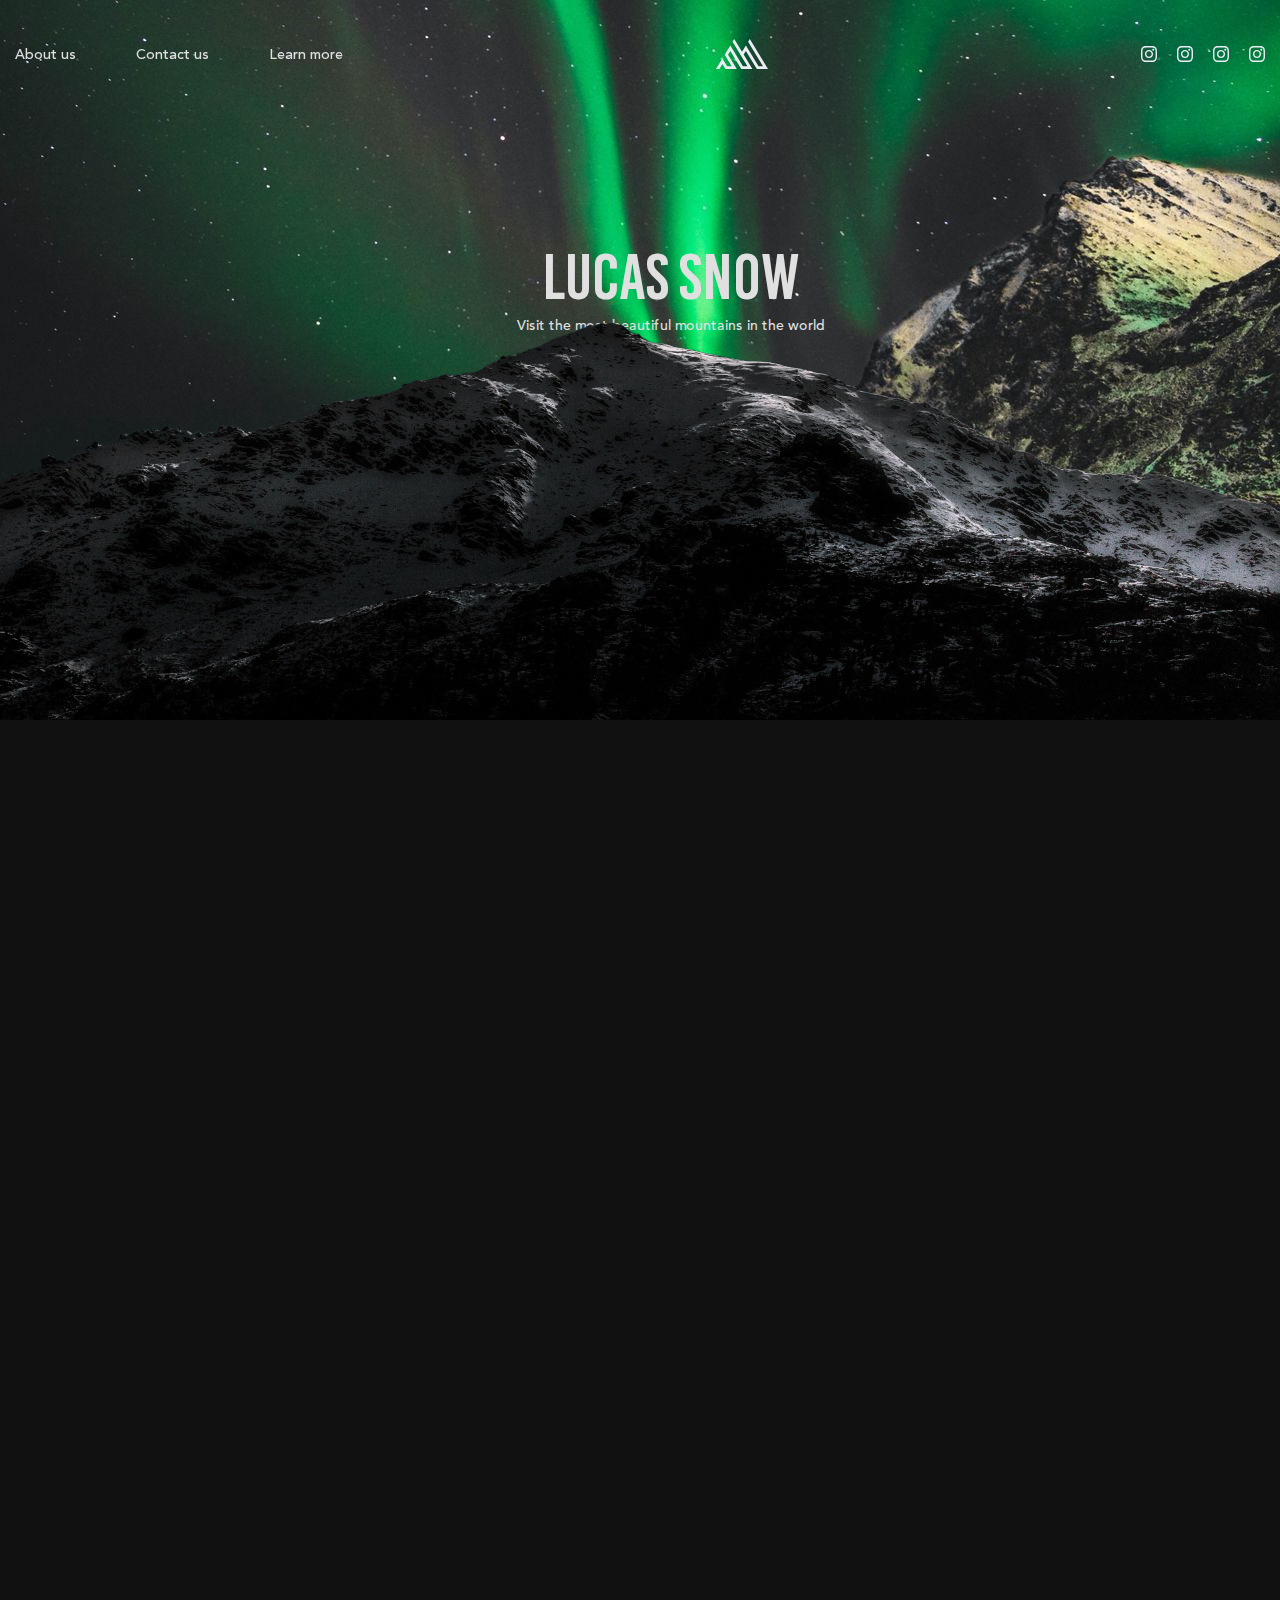
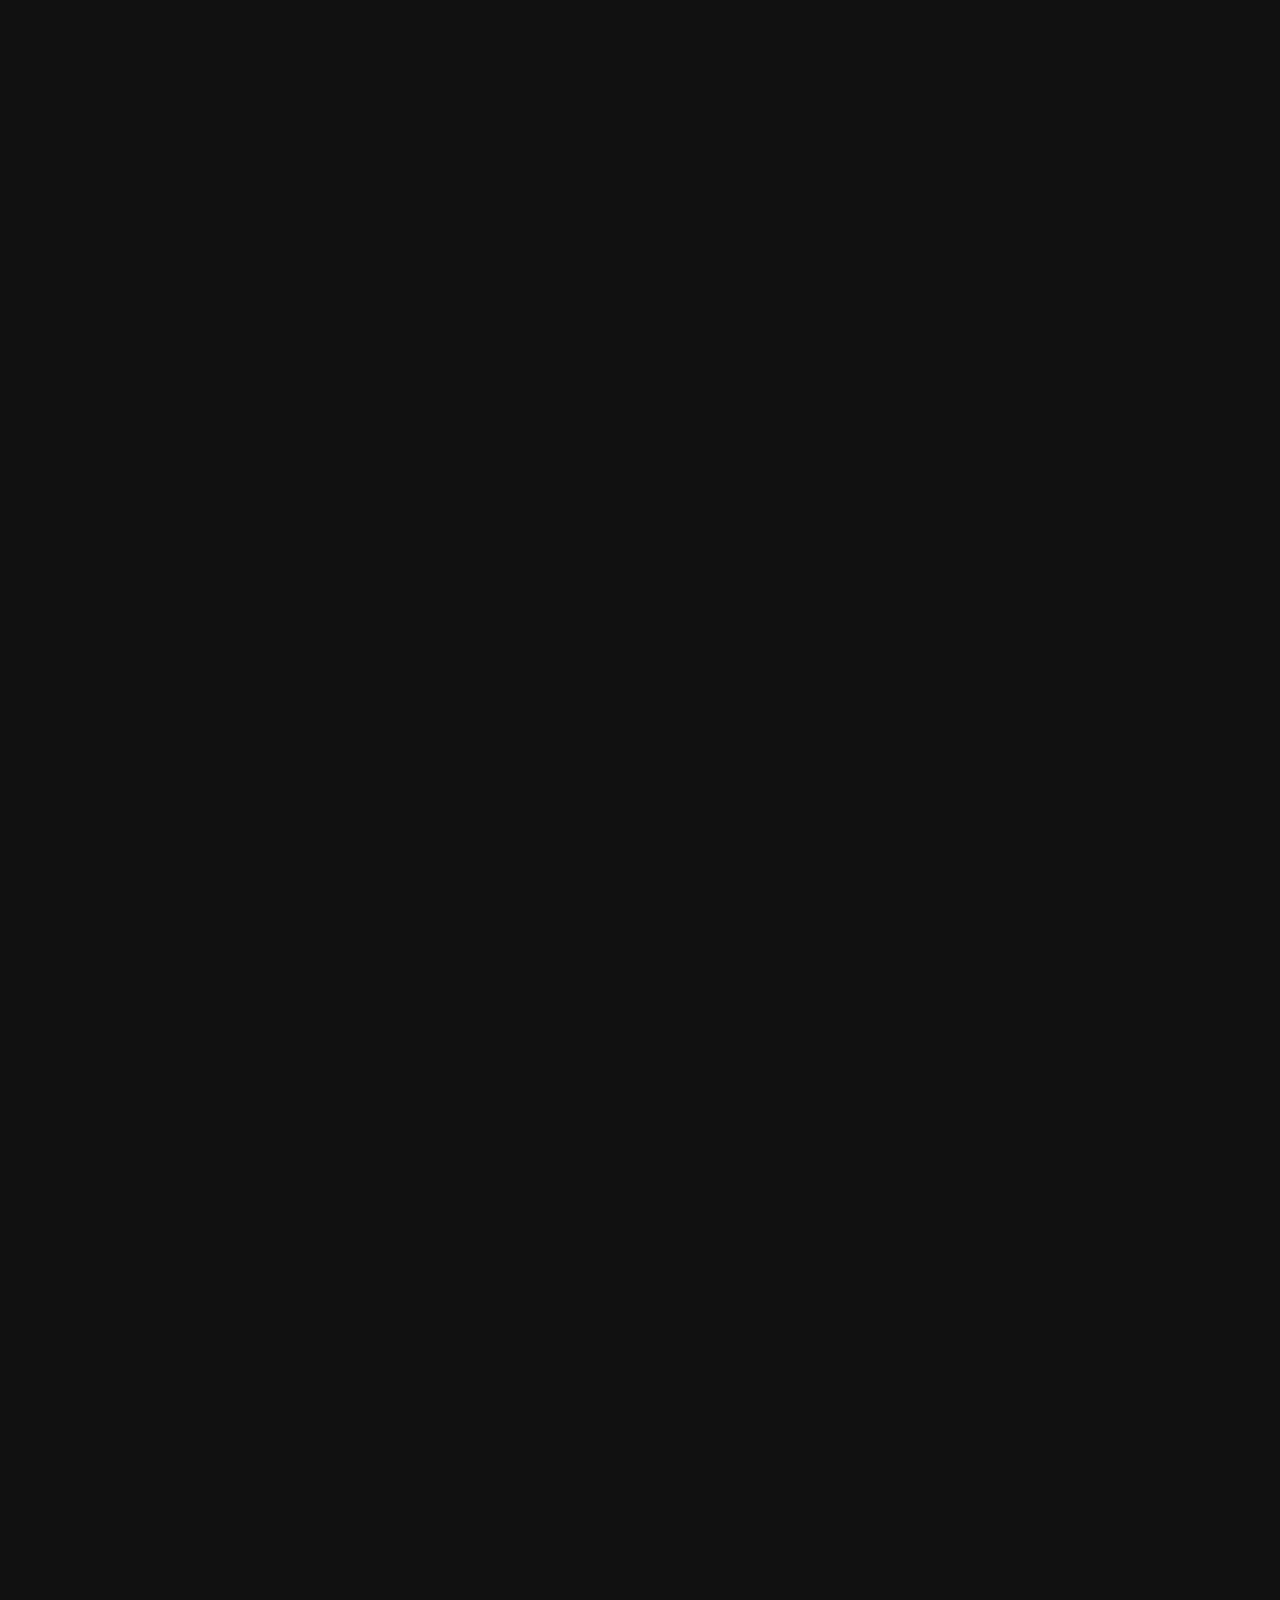
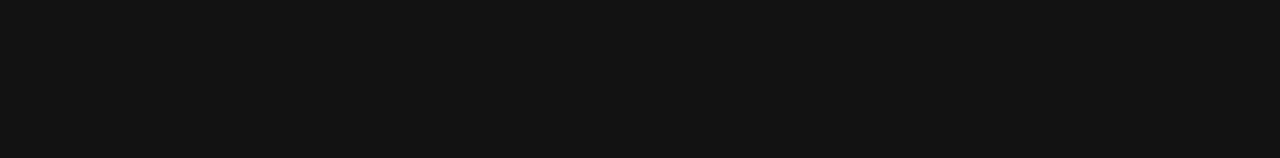
<file: index.html>
<!DOCTYPE html>
<html lang="en">
<head> 

  <meta charset="UTF-8">
  <meta name="viewport" content="width=device-width, initial-scale=1.0">
  
  <title>Lucas Snow</title>

  <link rel="stylesheet" href="Css/reset.css">
  <link rel="stylesheet" href="Css/index.css">
  <link rel="stylesheet" href="Fonts/fonts.css">
  <link rel="stylesheet" href="Css/home.css">

</head>
<body>
  <header class="header">
    <nav class="navigation">
      <button class="navigation__burger-menu none">
        <svg xmlns="http://www.w3.org/2000/svg" height="24px" viewBox="0 -960 960 960" width="24px" fill="#FFFFFF"><path d="M120-240v-80h720v80H120Zm0-200v-80h720v80H120Zm0-200v-80h720v80H120Z"/></svg>
      </button>
      <ul class="navigation__list">
        <div class="navigation__close none">
          <a href="/">
            <svg width="52" height="30" viewBox="0 0 52 30" fill="none" xmlns="http://www.w3.org/2000/svg">
                <g clip-path="url(#clip0_3_50)">
                <path d="M40.87 30H52L33.7957 0.00018678L32.1284 2.74753L46.9984 27.2525H42.5371L29.898 6.42353L26.0001 12.847L18.2044 0L16.5372 2.74743L31.4073 27.2525H26.9459L14.3066 6.42344L8.68143 15.6936L15.7024 27.2525H11.1301L6.39854 19.4554L0 30H3.33443L6.39854 24.9502L9.46294 30H20.7063L12.0162 15.6929L14.3066 11.9182L25.2787 30H36.4087L27.6672 15.5943L29.898 11.9183L40.87 30Z" fill="#EDEDF5"/>
                </g>
                <defs>
                <clipPath id="clip0_3_50">
                <rect width="52" height="30" fill="white"/>
                </clipPath>
                </defs>
              </svg>              
          </a>
          <button>
            <svg xmlns="http://www.w3.org/2000/svg" height="20px" viewBox="0 -960 960 960" width="20px" fill="#FFFFFF"><path d="m291-240-51-51 189-189-189-189 51-51 189 189 189-189 51 51-189 189 189 189-51 51-189-189-189 189Z"/>
            </svg>
          </button>
        </div>
        <li class="navigation__item">
          <a href="./Pages/about/about.html" class="navigation__link">About us</a>
        </li>
        <li class="navigation__item">
          <a href="./Pages/contact/contact.html" class="navigation__link">Contact us</a>
        </li>
        <li class="navigation__item">
          <a href="./Pages/trips/trips.html" class="navigation__link">Learn more</a>
        </li>
      </ul>
    </nav>
    <a href="/" class="header__logo">
      <svg width="52" height="30" viewBox="0 0 52 30" fill="none" xmlns="http://www.w3.org/2000/svg">
        <g clip-path="url(#clip0_3_50)">
        <path d="M40.87 30H52L33.7957 0.00018678L32.1284 2.74753L46.9984 27.2525H42.5371L29.898 6.42353L26.0001 12.847L18.2044 0L16.5372 2.74743L31.4073 27.2525H26.9459L14.3066 6.42344L8.68143 15.6936L15.7024 27.2525H11.1301L6.39854 19.4554L0 30H3.33443L6.39854 24.9502L9.46294 30H20.7063L12.0162 15.6929L14.3066 11.9182L25.2787 30H36.4087L27.6672 15.5943L29.898 11.9183L40.87 30Z" fill="#EDEDF5"/>
        </g>
        <defs>
        <clipPath id="clip0_3_50">
        <rect width="52" height="30" fill="white"/>
        </clipPath>
        </defs>
        </svg>
    </a>
    <ul class="social__list">
      <li class="social__item">
        <a href="/" class="social__link">
          <svg width="16" height="16" viewBox="0 0 16 16" fill="none" xmlns="http://www.w3.org/2000/svg">
            <path d="M8.00179 3.8987C5.73162 3.8987 3.9005 5.72982 3.9005 7.99999C3.9005 10.2701 5.73162 12.1013 8.00179 12.1013C10.2719 12.1013 12.1031 10.2701 12.1031 7.99999C12.1031 5.72982 10.2719 3.8987 8.00179 3.8987ZM8.00179 10.6664C6.53475 10.6664 5.33542 9.47059 5.33542 7.99999C5.33542 6.52938 6.53118 5.33362 8.00179 5.33362C9.47239 5.33362 10.6682 6.52938 10.6682 7.99999C10.6682 9.47059 9.46882 10.6664 8.00179 10.6664ZM13.2274 3.73094C13.2274 4.26278 12.7991 4.68755 12.2708 4.68755C11.739 4.68755 11.3142 4.25922 11.3142 3.73094C11.3142 3.20266 11.7426 2.77433 12.2708 2.77433C12.7991 2.77433 13.2274 3.20266 13.2274 3.73094ZM15.9438 4.70183C15.8831 3.4204 15.5904 2.28532 14.6516 1.35012C13.7165 0.414932 12.5814 0.122239 11.2999 0.0579886C9.97925 -0.0169695 6.02075 -0.0169695 4.70006 0.0579886C3.4222 0.118669 2.28712 0.411363 1.34835 1.34656C0.409593 2.28175 0.120468 3.41683 0.0562186 4.69826C-0.0187395 6.01895 -0.0187395 9.97745 0.0562186 11.2981C0.116899 12.5796 0.409593 13.7147 1.34835 14.6498C2.28712 15.585 3.41863 15.8777 4.70006 15.942C6.02075 16.0169 9.97925 16.0169 11.2999 15.942C12.5814 15.8813 13.7165 15.5886 14.6516 14.6498C15.5868 13.7147 15.8795 12.5796 15.9438 11.2981C16.0187 9.97745 16.0187 6.02252 15.9438 4.70183ZM14.2376 12.7152C13.9592 13.4148 13.4202 13.9538 12.717 14.2358C11.664 14.6534 9.16542 14.557 8.00179 14.557C6.83815 14.557 4.33597 14.6498 3.28656 14.2358C2.58695 13.9574 2.04796 13.4184 1.76598 12.7152C1.34835 11.6622 1.44473 9.16362 1.44473 7.99999C1.44473 6.83635 1.35192 4.33417 1.76598 3.28476C2.04439 2.58515 2.58338 2.04616 3.28656 1.76418C4.33954 1.34656 6.83815 1.44293 8.00179 1.44293C9.16542 1.44293 11.6676 1.35012 12.717 1.76418C13.4166 2.0426 13.9556 2.58158 14.2376 3.28476C14.6552 4.33774 14.5588 6.83635 14.5588 7.99999C14.5588 9.16362 14.6552 11.6658 14.2376 12.7152Z" fill="#EDEDF5"/>
            </svg>
        </a>
      </li>
      <li class="social__item">
        <a href="/" class="social__link">
          <svg width="16" height="16" viewBox="0 0 16 16" fill="none" xmlns="http://www.w3.org/2000/svg">
            <path d="M8.00179 3.8987C5.73162 3.8987 3.9005 5.72982 3.9005 7.99999C3.9005 10.2701 5.73162 12.1013 8.00179 12.1013C10.2719 12.1013 12.1031 10.2701 12.1031 7.99999C12.1031 5.72982 10.2719 3.8987 8.00179 3.8987ZM8.00179 10.6664C6.53475 10.6664 5.33542 9.47059 5.33542 7.99999C5.33542 6.52938 6.53118 5.33362 8.00179 5.33362C9.47239 5.33362 10.6682 6.52938 10.6682 7.99999C10.6682 9.47059 9.46882 10.6664 8.00179 10.6664ZM13.2274 3.73094C13.2274 4.26278 12.7991 4.68755 12.2708 4.68755C11.739 4.68755 11.3142 4.25922 11.3142 3.73094C11.3142 3.20266 11.7426 2.77433 12.2708 2.77433C12.7991 2.77433 13.2274 3.20266 13.2274 3.73094ZM15.9438 4.70183C15.8831 3.4204 15.5904 2.28532 14.6516 1.35012C13.7165 0.414932 12.5814 0.122239 11.2999 0.0579886C9.97925 -0.0169695 6.02075 -0.0169695 4.70006 0.0579886C3.4222 0.118669 2.28712 0.411363 1.34835 1.34656C0.409593 2.28175 0.120468 3.41683 0.0562186 4.69826C-0.0187395 6.01895 -0.0187395 9.97745 0.0562186 11.2981C0.116899 12.5796 0.409593 13.7147 1.34835 14.6498C2.28712 15.585 3.41863 15.8777 4.70006 15.942C6.02075 16.0169 9.97925 16.0169 11.2999 15.942C12.5814 15.8813 13.7165 15.5886 14.6516 14.6498C15.5868 13.7147 15.8795 12.5796 15.9438 11.2981C16.0187 9.97745 16.0187 6.02252 15.9438 4.70183ZM14.2376 12.7152C13.9592 13.4148 13.4202 13.9538 12.717 14.2358C11.664 14.6534 9.16542 14.557 8.00179 14.557C6.83815 14.557 4.33597 14.6498 3.28656 14.2358C2.58695 13.9574 2.04796 13.4184 1.76598 12.7152C1.34835 11.6622 1.44473 9.16362 1.44473 7.99999C1.44473 6.83635 1.35192 4.33417 1.76598 3.28476C2.04439 2.58515 2.58338 2.04616 3.28656 1.76418C4.33954 1.34656 6.83815 1.44293 8.00179 1.44293C9.16542 1.44293 11.6676 1.35012 12.717 1.76418C13.4166 2.0426 13.9556 2.58158 14.2376 3.28476C14.6552 4.33774 14.5588 6.83635 14.5588 7.99999C14.5588 9.16362 14.6552 11.6658 14.2376 12.7152Z" fill="#EDEDF5"/>
            </svg>
        </a>
      </li>
      <li class="social__item">
        <a href="/" class="social__link">
          <svg width="16" height="16" viewBox="0 0 16 16" fill="none" xmlns="http://www.w3.org/2000/svg">
            <path d="M8.00179 3.8987C5.73162 3.8987 3.9005 5.72982 3.9005 7.99999C3.9005 10.2701 5.73162 12.1013 8.00179 12.1013C10.2719 12.1013 12.1031 10.2701 12.1031 7.99999C12.1031 5.72982 10.2719 3.8987 8.00179 3.8987ZM8.00179 10.6664C6.53475 10.6664 5.33542 9.47059 5.33542 7.99999C5.33542 6.52938 6.53118 5.33362 8.00179 5.33362C9.47239 5.33362 10.6682 6.52938 10.6682 7.99999C10.6682 9.47059 9.46882 10.6664 8.00179 10.6664ZM13.2274 3.73094C13.2274 4.26278 12.7991 4.68755 12.2708 4.68755C11.739 4.68755 11.3142 4.25922 11.3142 3.73094C11.3142 3.20266 11.7426 2.77433 12.2708 2.77433C12.7991 2.77433 13.2274 3.20266 13.2274 3.73094ZM15.9438 4.70183C15.8831 3.4204 15.5904 2.28532 14.6516 1.35012C13.7165 0.414932 12.5814 0.122239 11.2999 0.0579886C9.97925 -0.0169695 6.02075 -0.0169695 4.70006 0.0579886C3.4222 0.118669 2.28712 0.411363 1.34835 1.34656C0.409593 2.28175 0.120468 3.41683 0.0562186 4.69826C-0.0187395 6.01895 -0.0187395 9.97745 0.0562186 11.2981C0.116899 12.5796 0.409593 13.7147 1.34835 14.6498C2.28712 15.585 3.41863 15.8777 4.70006 15.942C6.02075 16.0169 9.97925 16.0169 11.2999 15.942C12.5814 15.8813 13.7165 15.5886 14.6516 14.6498C15.5868 13.7147 15.8795 12.5796 15.9438 11.2981C16.0187 9.97745 16.0187 6.02252 15.9438 4.70183ZM14.2376 12.7152C13.9592 13.4148 13.4202 13.9538 12.717 14.2358C11.664 14.6534 9.16542 14.557 8.00179 14.557C6.83815 14.557 4.33597 14.6498 3.28656 14.2358C2.58695 13.9574 2.04796 13.4184 1.76598 12.7152C1.34835 11.6622 1.44473 9.16362 1.44473 7.99999C1.44473 6.83635 1.35192 4.33417 1.76598 3.28476C2.04439 2.58515 2.58338 2.04616 3.28656 1.76418C4.33954 1.34656 6.83815 1.44293 8.00179 1.44293C9.16542 1.44293 11.6676 1.35012 12.717 1.76418C13.4166 2.0426 13.9556 2.58158 14.2376 3.28476C14.6552 4.33774 14.5588 6.83635 14.5588 7.99999C14.5588 9.16362 14.6552 11.6658 14.2376 12.7152Z" fill="#EDEDF5"/>
            </svg>
        </a>
      </li>
      <li class="social__item">
        <a href="/" class="social__link">
          <svg width="16" height="16" viewBox="0 0 16 16" fill="none" xmlns="http://www.w3.org/2000/svg">
            <path d="M8.00179 3.8987C5.73162 3.8987 3.9005 5.72982 3.9005 7.99999C3.9005 10.2701 5.73162 12.1013 8.00179 12.1013C10.2719 12.1013 12.1031 10.2701 12.1031 7.99999C12.1031 5.72982 10.2719 3.8987 8.00179 3.8987ZM8.00179 10.6664C6.53475 10.6664 5.33542 9.47059 5.33542 7.99999C5.33542 6.52938 6.53118 5.33362 8.00179 5.33362C9.47239 5.33362 10.6682 6.52938 10.6682 7.99999C10.6682 9.47059 9.46882 10.6664 8.00179 10.6664ZM13.2274 3.73094C13.2274 4.26278 12.7991 4.68755 12.2708 4.68755C11.739 4.68755 11.3142 4.25922 11.3142 3.73094C11.3142 3.20266 11.7426 2.77433 12.2708 2.77433C12.7991 2.77433 13.2274 3.20266 13.2274 3.73094ZM15.9438 4.70183C15.8831 3.4204 15.5904 2.28532 14.6516 1.35012C13.7165 0.414932 12.5814 0.122239 11.2999 0.0579886C9.97925 -0.0169695 6.02075 -0.0169695 4.70006 0.0579886C3.4222 0.118669 2.28712 0.411363 1.34835 1.34656C0.409593 2.28175 0.120468 3.41683 0.0562186 4.69826C-0.0187395 6.01895 -0.0187395 9.97745 0.0562186 11.2981C0.116899 12.5796 0.409593 13.7147 1.34835 14.6498C2.28712 15.585 3.41863 15.8777 4.70006 15.942C6.02075 16.0169 9.97925 16.0169 11.2999 15.942C12.5814 15.8813 13.7165 15.5886 14.6516 14.6498C15.5868 13.7147 15.8795 12.5796 15.9438 11.2981C16.0187 9.97745 16.0187 6.02252 15.9438 4.70183ZM14.2376 12.7152C13.9592 13.4148 13.4202 13.9538 12.717 14.2358C11.664 14.6534 9.16542 14.557 8.00179 14.557C6.83815 14.557 4.33597 14.6498 3.28656 14.2358C2.58695 13.9574 2.04796 13.4184 1.76598 12.7152C1.34835 11.6622 1.44473 9.16362 1.44473 7.99999C1.44473 6.83635 1.35192 4.33417 1.76598 3.28476C2.04439 2.58515 2.58338 2.04616 3.28656 1.76418C4.33954 1.34656 6.83815 1.44293 8.00179 1.44293C9.16542 1.44293 11.6676 1.35012 12.717 1.76418C13.4166 2.0426 13.9556 2.58158 14.2376 3.28476C14.6552 4.33774 14.5588 6.83635 14.5588 7.99999C14.5588 9.16362 14.6552 11.6658 14.2376 12.7152Z" fill="#EDEDF5"/>
            </svg>
        </a>
      </li>
    </ul>
  </header>
  <section class="parallax">
    <div class="parallax__container">
      <div class="parallax__text">
        <h1>Lucas Snow</h1>
        <p>Visit the most beautiful mountains in the world</p>
      </div>
      <div class="parallax__effect">
        <div class="parallax__front">
          <img src="images/Mountain.png" alt="">
        </div>
        <div class="parallax__back">
          <img src="images/home-bg.jpg" alt="">
        </div>
      </div>
    </div>
  </section>
  <section class="content ">
    <div class="content__main">
      <h2 class="content__title anim">What we provide</h2>
      <p class="content__description anim">
        Lorem ipsum, dolor sit amet consectetur adipisicing elit. Sunt consequuntur aliquam quibusdam nemo dignissimos a corrupti, esse impedit iusto cumque dolorum fuga voluptas laborum similique voluptatum laudantium veritatis aspernatur velit!
      </p>
    </div>
    <ul class="cards__list">
      <li class="card anim">
        <img src="images/home-scroll/1.jpg" alt="" width="540" height="360" loading="lazy">
        <div class="card__info">
          <h3 class="card__title">Lorem ipsum dolor sit amet.</h3>
          <p class="card__description">Lorem ipsum dolor sit amet consectetur, adipisicing elit. Nemo eum nihil blanditiis, aspernatur laborum aliquid magni animi eos pariatur dicta deserunt quam alias, quas aperiam suscipit tenetur, quisquam omnis nesciunt.</p>
        </div>
      </li>
      <li class="card anim">
        <img src="images/home-scroll/2.jpg" alt="" width="540" height="360" loading="lazy">
        <div class="card__info">
          <h3 class="card__title">Lorem ipsum dolor sit amet.</h3>
          <p class="card__description">Lorem ipsum dolor sit amet consectetur, adipisicing elit. Nemo eum nihil blanditiis, aspernatur laborum aliquid magni animi eos pariatur dicta deserunt quam alias, quas aperiam suscipit tenetur, quisquam omnis nesciunt.</p>
        </div>
      </li>
      <li class="card anim">
        <img src="images/home-scroll/3.jpg" alt="" width="540" height="360" loading="lazy">
        <div class="card__info">
          <h3 class="card__title">Lorem ipsum dolor sit amet.</h3>
          <p class="card__description">Lorem ipsum dolor sit amet consectetur, adipisicing elit. Nemo eum nihil blanditiis, aspernatur laborum aliquid magni animi eos pariatur dicta deserunt quam alias, quas aperiam suscipit tenetur, quisquam omnis nesciunt.</p>
        </div>
      </li>
      <li class="card anim">
        <img src="images/home-scroll/4.jpg" alt="" width="540" height="360" loading="lazy">
        <div class="card__info">
          <h3 class="card__title">Lorem ipsum dolor sit amet.</h3>
          <p class="card__description">Lorem ipsum dolor sit amet consectetur, adipisicing elit. Nemo eum nihil blanditiis, aspernatur laborum aliquid magni animi eos pariatur dicta deserunt quam alias, quas aperiam suscipit tenetur, quisquam omnis nesciunt.</p>
        </div>
      </li>
    </ul>
  </section>

  <script src="Js/index.js"></script>
  <script src="Js/burgerMenu.js"></script>

</body>
</html>
</file>
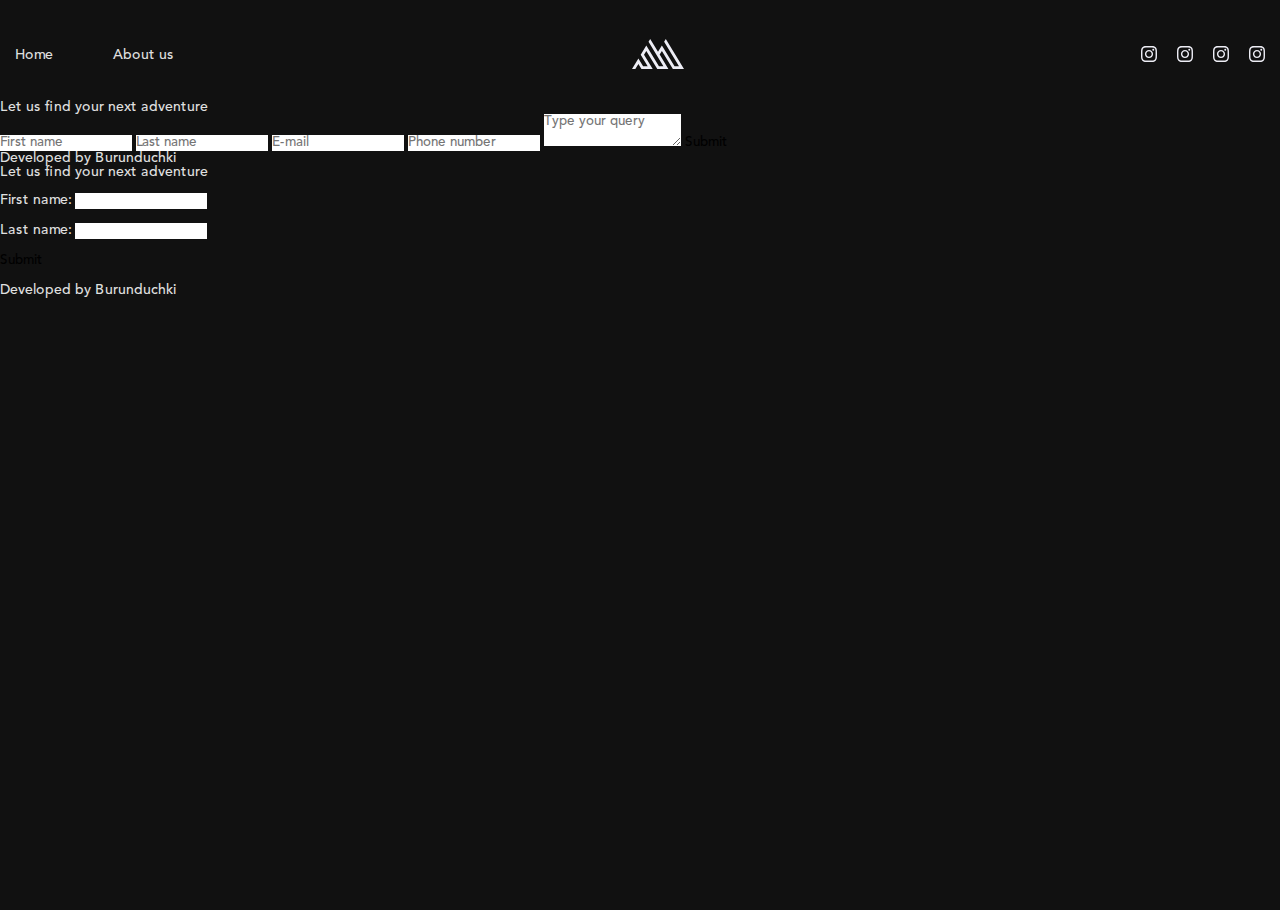
<file: Pages/contact.html>
<!DOCTYPE html>
<html lang="en">
<head>

  <meta charset="UTF-8">
  <meta name="viewport" content="width=device-width, initial-scale=1.0">

  <title>Contact</title>

  <link rel="stylesheet" href="../Css/reset.css">
  <link rel="stylesheet" href="../Css/index.css">
  <link rel="stylesheet" href="../Fonts/fonts.css">


</head>
<body>

  <div class="container">
    <header class="header">
      <nav class="navigation">
        <ul class="navigation__list">
          <li class="navigation__item">
            <a href="/index.html" class="navigation__link">Home</a>
          </li>
          <li class="navigation__item">
            <a href="/Pages/about.html" class="navigation__link">About us</a>
          </li>
        </ul>
      </nav>
      <a href="/index.html" class="header__logo">
        <svg width="52" height="30" viewBox="0 0 52 30" fill="none" xmlns="http://www.w3.org/2000/svg">
          <g clip-path="url(#clip0_3_50)">
          <path d="M40.87 30H52L33.7957 0.00018678L32.1284 2.74753L46.9984 27.2525H42.5371L29.898 6.42353L26.0001 12.847L18.2044 0L16.5372 2.74743L31.4073 27.2525H26.9459L14.3066 6.42344L8.68143 15.6936L15.7024 27.2525H11.1301L6.39854 19.4554L0 30H3.33443L6.39854 24.9502L9.46294 30H20.7063L12.0162 15.6929L14.3066 11.9182L25.2787 30H36.4087L27.6672 15.5943L29.898 11.9183L40.87 30Z" fill="#EDEDF5"/>
          </g>
          <defs>
          <clipPath id="clip0_3_50">
          <rect width="52" height="30" fill="white"/>
          </clipPath>
          </defs>
          </svg>
      </a>
      <ul class="social__list">
        <li class="social__item">
          <a href="/" class="social__link">
            <svg width="16" height="16" viewBox="0 0 16 16" fill="none" xmlns="http://www.w3.org/2000/svg">
              <path d="M8.00179 3.8987C5.73162 3.8987 3.9005 5.72982 3.9005 7.99999C3.9005 10.2701 5.73162 12.1013 8.00179 12.1013C10.2719 12.1013 12.1031 10.2701 12.1031 7.99999C12.1031 5.72982 10.2719 3.8987 8.00179 3.8987ZM8.00179 10.6664C6.53475 10.6664 5.33542 9.47059 5.33542 7.99999C5.33542 6.52938 6.53118 5.33362 8.00179 5.33362C9.47239 5.33362 10.6682 6.52938 10.6682 7.99999C10.6682 9.47059 9.46882 10.6664 8.00179 10.6664ZM13.2274 3.73094C13.2274 4.26278 12.7991 4.68755 12.2708 4.68755C11.739 4.68755 11.3142 4.25922 11.3142 3.73094C11.3142 3.20266 11.7426 2.77433 12.2708 2.77433C12.7991 2.77433 13.2274 3.20266 13.2274 3.73094ZM15.9438 4.70183C15.8831 3.4204 15.5904 2.28532 14.6516 1.35012C13.7165 0.414932 12.5814 0.122239 11.2999 0.0579886C9.97925 -0.0169695 6.02075 -0.0169695 4.70006 0.0579886C3.4222 0.118669 2.28712 0.411363 1.34835 1.34656C0.409593 2.28175 0.120468 3.41683 0.0562186 4.69826C-0.0187395 6.01895 -0.0187395 9.97745 0.0562186 11.2981C0.116899 12.5796 0.409593 13.7147 1.34835 14.6498C2.28712 15.585 3.41863 15.8777 4.70006 15.942C6.02075 16.0169 9.97925 16.0169 11.2999 15.942C12.5814 15.8813 13.7165 15.5886 14.6516 14.6498C15.5868 13.7147 15.8795 12.5796 15.9438 11.2981C16.0187 9.97745 16.0187 6.02252 15.9438 4.70183ZM14.2376 12.7152C13.9592 13.4148 13.4202 13.9538 12.717 14.2358C11.664 14.6534 9.16542 14.557 8.00179 14.557C6.83815 14.557 4.33597 14.6498 3.28656 14.2358C2.58695 13.9574 2.04796 13.4184 1.76598 12.7152C1.34835 11.6622 1.44473 9.16362 1.44473 7.99999C1.44473 6.83635 1.35192 4.33417 1.76598 3.28476C2.04439 2.58515 2.58338 2.04616 3.28656 1.76418C4.33954 1.34656 6.83815 1.44293 8.00179 1.44293C9.16542 1.44293 11.6676 1.35012 12.717 1.76418C13.4166 2.0426 13.9556 2.58158 14.2376 3.28476C14.6552 4.33774 14.5588 6.83635 14.5588 7.99999C14.5588 9.16362 14.6552 11.6658 14.2376 12.7152Z" fill="#EDEDF5"/>
              </svg>
          </a>
        </li>
        <li class="social__item">
          <a href="/" class="social__link">
            <svg width="16" height="16" viewBox="0 0 16 16" fill="none" xmlns="http://www.w3.org/2000/svg">
              <path d="M8.00179 3.8987C5.73162 3.8987 3.9005 5.72982 3.9005 7.99999C3.9005 10.2701 5.73162 12.1013 8.00179 12.1013C10.2719 12.1013 12.1031 10.2701 12.1031 7.99999C12.1031 5.72982 10.2719 3.8987 8.00179 3.8987ZM8.00179 10.6664C6.53475 10.6664 5.33542 9.47059 5.33542 7.99999C5.33542 6.52938 6.53118 5.33362 8.00179 5.33362C9.47239 5.33362 10.6682 6.52938 10.6682 7.99999C10.6682 9.47059 9.46882 10.6664 8.00179 10.6664ZM13.2274 3.73094C13.2274 4.26278 12.7991 4.68755 12.2708 4.68755C11.739 4.68755 11.3142 4.25922 11.3142 3.73094C11.3142 3.20266 11.7426 2.77433 12.2708 2.77433C12.7991 2.77433 13.2274 3.20266 13.2274 3.73094ZM15.9438 4.70183C15.8831 3.4204 15.5904 2.28532 14.6516 1.35012C13.7165 0.414932 12.5814 0.122239 11.2999 0.0579886C9.97925 -0.0169695 6.02075 -0.0169695 4.70006 0.0579886C3.4222 0.118669 2.28712 0.411363 1.34835 1.34656C0.409593 2.28175 0.120468 3.41683 0.0562186 4.69826C-0.0187395 6.01895 -0.0187395 9.97745 0.0562186 11.2981C0.116899 12.5796 0.409593 13.7147 1.34835 14.6498C2.28712 15.585 3.41863 15.8777 4.70006 15.942C6.02075 16.0169 9.97925 16.0169 11.2999 15.942C12.5814 15.8813 13.7165 15.5886 14.6516 14.6498C15.5868 13.7147 15.8795 12.5796 15.9438 11.2981C16.0187 9.97745 16.0187 6.02252 15.9438 4.70183ZM14.2376 12.7152C13.9592 13.4148 13.4202 13.9538 12.717 14.2358C11.664 14.6534 9.16542 14.557 8.00179 14.557C6.83815 14.557 4.33597 14.6498 3.28656 14.2358C2.58695 13.9574 2.04796 13.4184 1.76598 12.7152C1.34835 11.6622 1.44473 9.16362 1.44473 7.99999C1.44473 6.83635 1.35192 4.33417 1.76598 3.28476C2.04439 2.58515 2.58338 2.04616 3.28656 1.76418C4.33954 1.34656 6.83815 1.44293 8.00179 1.44293C9.16542 1.44293 11.6676 1.35012 12.717 1.76418C13.4166 2.0426 13.9556 2.58158 14.2376 3.28476C14.6552 4.33774 14.5588 6.83635 14.5588 7.99999C14.5588 9.16362 14.6552 11.6658 14.2376 12.7152Z" fill="#EDEDF5"/>
              </svg>
          </a>
        </li>
        <li class="social__item">
          <a href="/" class="social__link">
            <svg width="16" height="16" viewBox="0 0 16 16" fill="none" xmlns="http://www.w3.org/2000/svg">
              <path d="M8.00179 3.8987C5.73162 3.8987 3.9005 5.72982 3.9005 7.99999C3.9005 10.2701 5.73162 12.1013 8.00179 12.1013C10.2719 12.1013 12.1031 10.2701 12.1031 7.99999C12.1031 5.72982 10.2719 3.8987 8.00179 3.8987ZM8.00179 10.6664C6.53475 10.6664 5.33542 9.47059 5.33542 7.99999C5.33542 6.52938 6.53118 5.33362 8.00179 5.33362C9.47239 5.33362 10.6682 6.52938 10.6682 7.99999C10.6682 9.47059 9.46882 10.6664 8.00179 10.6664ZM13.2274 3.73094C13.2274 4.26278 12.7991 4.68755 12.2708 4.68755C11.739 4.68755 11.3142 4.25922 11.3142 3.73094C11.3142 3.20266 11.7426 2.77433 12.2708 2.77433C12.7991 2.77433 13.2274 3.20266 13.2274 3.73094ZM15.9438 4.70183C15.8831 3.4204 15.5904 2.28532 14.6516 1.35012C13.7165 0.414932 12.5814 0.122239 11.2999 0.0579886C9.97925 -0.0169695 6.02075 -0.0169695 4.70006 0.0579886C3.4222 0.118669 2.28712 0.411363 1.34835 1.34656C0.409593 2.28175 0.120468 3.41683 0.0562186 4.69826C-0.0187395 6.01895 -0.0187395 9.97745 0.0562186 11.2981C0.116899 12.5796 0.409593 13.7147 1.34835 14.6498C2.28712 15.585 3.41863 15.8777 4.70006 15.942C6.02075 16.0169 9.97925 16.0169 11.2999 15.942C12.5814 15.8813 13.7165 15.5886 14.6516 14.6498C15.5868 13.7147 15.8795 12.5796 15.9438 11.2981C16.0187 9.97745 16.0187 6.02252 15.9438 4.70183ZM14.2376 12.7152C13.9592 13.4148 13.4202 13.9538 12.717 14.2358C11.664 14.6534 9.16542 14.557 8.00179 14.557C6.83815 14.557 4.33597 14.6498 3.28656 14.2358C2.58695 13.9574 2.04796 13.4184 1.76598 12.7152C1.34835 11.6622 1.44473 9.16362 1.44473 7.99999C1.44473 6.83635 1.35192 4.33417 1.76598 3.28476C2.04439 2.58515 2.58338 2.04616 3.28656 1.76418C4.33954 1.34656 6.83815 1.44293 8.00179 1.44293C9.16542 1.44293 11.6676 1.35012 12.717 1.76418C13.4166 2.0426 13.9556 2.58158 14.2376 3.28476C14.6552 4.33774 14.5588 6.83635 14.5588 7.99999C14.5588 9.16362 14.6552 11.6658 14.2376 12.7152Z" fill="#EDEDF5"/>
              </svg>
          </a>
        </li>
        <li class="social__item">
          <a href="/" class="social__link">
            <svg width="16" height="16" viewBox="0 0 16 16" fill="none" xmlns="http://www.w3.org/2000/svg">
              <path d="M8.00179 3.8987C5.73162 3.8987 3.9005 5.72982 3.9005 7.99999C3.9005 10.2701 5.73162 12.1013 8.00179 12.1013C10.2719 12.1013 12.1031 10.2701 12.1031 7.99999C12.1031 5.72982 10.2719 3.8987 8.00179 3.8987ZM8.00179 10.6664C6.53475 10.6664 5.33542 9.47059 5.33542 7.99999C5.33542 6.52938 6.53118 5.33362 8.00179 5.33362C9.47239 5.33362 10.6682 6.52938 10.6682 7.99999C10.6682 9.47059 9.46882 10.6664 8.00179 10.6664ZM13.2274 3.73094C13.2274 4.26278 12.7991 4.68755 12.2708 4.68755C11.739 4.68755 11.3142 4.25922 11.3142 3.73094C11.3142 3.20266 11.7426 2.77433 12.2708 2.77433C12.7991 2.77433 13.2274 3.20266 13.2274 3.73094ZM15.9438 4.70183C15.8831 3.4204 15.5904 2.28532 14.6516 1.35012C13.7165 0.414932 12.5814 0.122239 11.2999 0.0579886C9.97925 -0.0169695 6.02075 -0.0169695 4.70006 0.0579886C3.4222 0.118669 2.28712 0.411363 1.34835 1.34656C0.409593 2.28175 0.120468 3.41683 0.0562186 4.69826C-0.0187395 6.01895 -0.0187395 9.97745 0.0562186 11.2981C0.116899 12.5796 0.409593 13.7147 1.34835 14.6498C2.28712 15.585 3.41863 15.8777 4.70006 15.942C6.02075 16.0169 9.97925 16.0169 11.2999 15.942C12.5814 15.8813 13.7165 15.5886 14.6516 14.6498C15.5868 13.7147 15.8795 12.5796 15.9438 11.2981C16.0187 9.97745 16.0187 6.02252 15.9438 4.70183ZM14.2376 12.7152C13.9592 13.4148 13.4202 13.9538 12.717 14.2358C11.664 14.6534 9.16542 14.557 8.00179 14.557C6.83815 14.557 4.33597 14.6498 3.28656 14.2358C2.58695 13.9574 2.04796 13.4184 1.76598 12.7152C1.34835 11.6622 1.44473 9.16362 1.44473 7.99999C1.44473 6.83635 1.35192 4.33417 1.76598 3.28476C2.04439 2.58515 2.58338 2.04616 3.28656 1.76418C4.33954 1.34656 6.83815 1.44293 8.00179 1.44293C9.16542 1.44293 11.6676 1.35012 12.717 1.76418C13.4166 2.0426 13.9556 2.58158 14.2376 3.28476C14.6552 4.33774 14.5588 6.83635 14.5588 7.99999C14.5588 9.16362 14.6552 11.6658 14.2376 12.7152Z" fill="#EDEDF5"/>
              </svg>
          </a>
        </li>
      </ul>
    </header>
    <section class="contact">
      <h1>Let us find your next adventure</h1>
      
      <form>
        <input type="text" name="fname" placeholder="First name">
        <input type="text" name="lname" placeholder="Last name">
        <input type="text" name="email" placeholder="E-mail">
        <input type="text" name="phone" placeholder="Phone number">
        <textarea placeholder="Type your query"></textarea>
        <button type="button">
          
          Submit
        </button>
      </form>
      <footer>
        <p>Developed by Burunduchki</p>
      </footer>
    </section>
  </div>

  </div>
  <section class="contact ">
    <h1>Let us find your next adventure</h1>
    <br>
    <form>
      <label for="fname">First name:</label>
      <input type="text" id="fname" name="fname"><br><br>
      <label for="lname">Last name:</label>
      <input type="text" id="lname" name="lname"><br><br>
      <button type="button">
        Submit
      </button><br><br>
    </form>
    <footer>
      <p>Developed by Burunduchki</p>
    </footer>
  </section>
</body>
</html>
</file>
<file: Css/index.css>
:root{

  --font-family-main:'AvenirLTStd-Medium', serif;
  --font-family-accent:'BebasKai', serif;

  --transition-duration: 0.3s;

  --padding-x: 15px;
  --content-width: 1280px;
}

body, html{
  scroll-behavior: smooth;
  background-color: #111111;
  font-family: var(--font-family-main);
  font-weight: 600;
  font-size: 14px;
  color: #e0e0e0;
}

a{
  transition-duration: var(--transition-duration);
}

.header {
  padding-inline: var(--padding-x);
  z-index: 200;
  width: 100%;
  display: flex;
  justify-content: space-between;
  align-items: center;
  margin-top: 10px;
}

.navigation__close.none, .navigation__list.none, .navigation__burger-menu.none {
  display: none;
}

.navigation__burger-menu {
  background-color: transparent;
}

.navigation__list.active{
  z-index: 100;
  position: fixed;
  flex-direction: column;
  text-align: center;
  gap: 0;
  background-color: #1b1a1a;
  width: 40%;
  height: 100%;
  top: 0;
  left: 0;
}

.overlay {
  position: fixed;
  overflow: hidden;
  overflow: hidden;
  width: 100vw;
  height: 100vh;
  background-color: rgba(0, 0, 0, 0.5);
  top: 0;
}

.burger-menu__top {
  padding: 5px;
  display: none;
  justify-content: space-between;
  align-items: center;
  margin-bottom: 15px;
} 

.burger-menu__top img {
  width: 30px;
  aspect-ratio: 1;
}

.navigation__close {
  background-color: transparent;
  display: flex;
  justify-content: space-between;
  padding: 15px 10px;
}

.navigation__close svg {
  width: 30px;
  aspect-ratio: 1;
}

.navigation__list {
  display: flex;
  gap: 60px; 
  text-wrap: nowrap;
}

.navigation__link {
  display: flex;
  align-items: center;
  height: 90px;
  transition-duration: var(--transition-duration);
}

.social__list {
  display: flex;
  gap: 20px;
}

.social__link svg {
  transition-duration: var(--transition-duration);
}

.social__link svg:hover {
  fill: #bebbbbcc;
}

.navigation__link:hover {
  color: #bebbbbcc;
}


/* ----------------------------- Parallax Section --------------------------- */

.parallax__container {
  position: relative;
  overflow: hidden;
  margin-bottom: 300px;
}

.parallax__text {
  z-index: 100;
  position: absolute;
  top: 40%;
  left: 50%;
  transform: translate(-40%, -50%);
}

.parallax__text h1 {
  text-align: center;
  font-size: 65px;
  font-weight: 400;
  font-family: var(--font-family-accent);
  margin-bottom: 10px;
}

.parallax__text p {
  font-size: 14px;
  text-wrap: nowrap;
  font-weight: 600;
}

.parallax__effect img{
  display: flex;
  width: 100vw; 
}

.parallax__container {
  position: relative;
}

.parallax__front{
  transform: translateY(calc(var(--scrollTop) * (-1) / 3));
  position: absolute;
  z-index: 100;
  top: 0;
  margin-bottom: 10px;
}

.parallax__front::after {
  content: ' ';
  display: block;
  background-color: #000000;
  width: 100%;
  height: 100vh;
}

/* --------------------------------- Content ---------------------------------- */

.content {
  display: flex;
  justify-content: center;
  flex-direction: column;
  overflow: hidden;
}

.content__main {
  display: flex;
  flex-direction: column;
  justify-content: center;
  align-items: center;
}

.content__title {
  text-align: center;
  font-size: 56px;
  transform: translateY(80px);
  opacity: 0;
  margin-bottom: 20px;
  transition: all 1s ease 0s;
}

.content__description {
  text-align: center;
  font-size: 24px;
  max-width: 1024px;
  margin-bottom: 150px;
  color: #cbc7c7;
  transform: translateY(50px);
  opacity: 0;
  transition: all 0.8s ease 0s;
}

.card {
  display: flex;
  justify-content: center;
}

.card {
  display: flex;
  gap: 100px;
  align-items: center;
  margin-bottom: 150px;
}

.card__title {
  font-size: 36px;
  margin-bottom: 30px;
}
.card__description {
  font-size: 18px;
  max-width: 450px;
  color: #d1cccc;
}

.card img {
  opacity: 0;
  position: relative;
  border-radius: 15px;
  transform: translate(-300px, 200px);
  transition: all 1s ease 0s;
}

.card__info {
  opacity: 0;
  transform: translate(300px, 200px);
  line-height: 1.2;
  transition: all 1s ease 0s;
}

.card.active .card__info {
  opacity: 1;
  transform: translate(0px);
}

.card.active img {
  opacity: 1;
  transform: translateX(0px);
}

.content__title.active {
  transform: translateX(0px);
  opacity: 1;
}

.content__description.active  {
  transform: translateY(0px);
  opacity: 1;
}

/* =========================== Media ============================== */

@media(max-width: 950px) {

  .cards__list {
    margin-inline: 30px;
  }

  .content__description {
    max-width: 750px;
  }

  .card {
    gap: 60px;
  }

  .card img {
    height: 350px;
    width: 350px;
  }

  .parallax__front {
    top: 20px;
  }

}

@media(max-width: 720px) {

  .content__description {
    font-size: 22px;
    max-width: 550px;
  }

  .card {
    gap: 30px;
  }

  .card img {
    height: 250px;
    aspect-ratio: 1px;
  } 

  .navigation__link {
    height: 80px;
  }

}

@media(max-width: 630px) {

  .parallax__text h1{
    font-size: 55px;
  }

  .header {
    margin-top: 0;
    padding: 25px;
  }

  .parallax__front {
    top: 50px;
  }

  .parallax__text {
    top: 50%;
  }

  .card__description {
    font-size: 16px;
  }

  .card {
    gap: 20px;
    flex-direction: column;
  }

  .card img {
    width: 450px;
    aspect-ratio: 1;
    border-radius: 5px;
  } 

  .card__title {
    margin-bottom: 20px;
  }

  .navigation__link {
    padding: 20px;
  }

  .navigation__link {
    height: 45px;
  }

  .social__list {
    gap: 10px;
  }

  .card img {
    opacity: 0;
    position: relative;
    border-radius: 15px;
    transform: translateY(300px);
    transition: all 1s ease 0s;
  }
  
  .card__info {
    opacity: 0;
    transform: translateX(300px);
    line-height: 1.2;
    transition: all 1s ease 0s;
  }

  .content__title {
    font-size: 52px;
  }

  .content__description {
    font-size: 18px;
  }

  .burger-menu__top {
    display: flex;
  }

}

@media(max-width: 400px) {

  .parallax__text h1 {
    font-size: 40px;
  }
  
  .parallax__text p {
    font-size: 12px;
  }

  .header__logo svg {
    width: 40px;
    aspect-ratio: 1;
  }

  .social__link svg{
    width: 12px;
    aspect-ratio: 1;
  }

  .card img {
    width: 280px;
  }

  .content__title {
    font-size: 42px;
    margin-bottom: 15px;
  }

  .content__description {
    font-size: 18px;
  }

}
</file>
<file: Fonts/fonts.css>
@font-face {
  font-family: 'AvenirLTStd-Medium';
  src: local('AvenirLTStd-Medium'),
    url('AvenirLTStd-Medium.woff2') format('woff2');
  font-style: normal;
  font-weight: 600;
  font-display: swap;
}

@font-face {
  font-family: 'BebasKai';
  src: local('BebasKai'),
    url('BebasKai.woff2') format('woff2');
  font-style: normal;
  font-weight: 400;
  font-display: swap;
}
</file>
<file: Css/home.css>
header {
  position: fixed;
}
</file>
